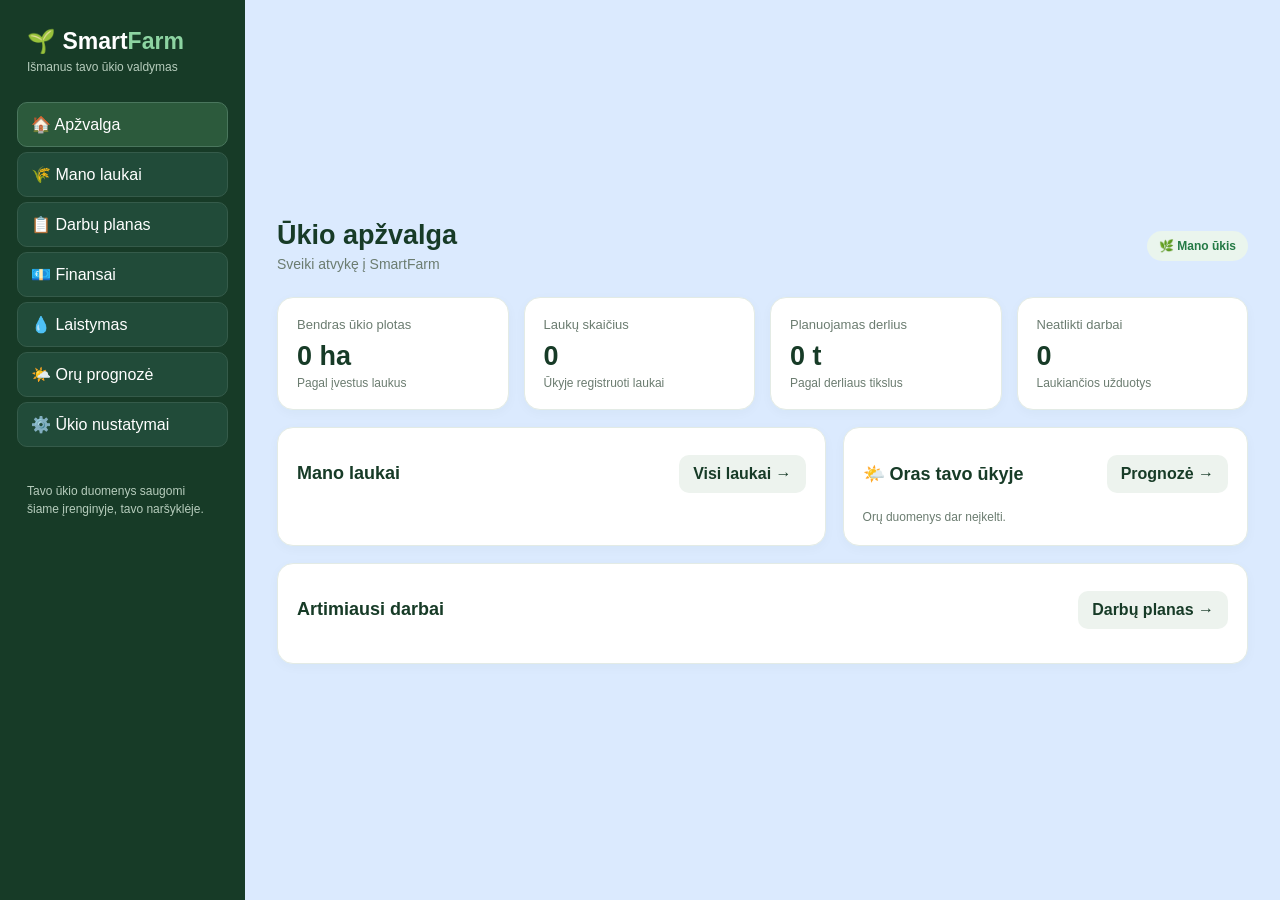
<file: index.html>
<!DOCTYPE html>
<html lang="lt">
<head>
<meta charset="UTF-8">
<meta name="viewport" content="width=device-width, initial-scale=1.0">
<title>Ūkio apžvalga – SmartFarm</title>
<link rel="stylesheet" href="style.css">
</head>
<body>
<div class="app">
<aside class="sidebar">
  <div class="brand">🌱 Smart<span>Farm</span></div>
  <div class="tagline">Išmanus tavo ūkio valdymas</div>
  <nav class="nav">
    <a href="index.html" class="active">🏠 Apžvalga</a>
    <a href="fields.html">🌾 Mano laukai</a>
    <a href="tasks.html">📋 Darbų planas</a>
    <a href="finance.html">💶 Finansai</a>
    <a href="irrigation.html">💧 Laistymas</a>
    <a href="weather.html">🌤️ Orų prognozė</a>
    <a href="settings.html">⚙️ Ūkio nustatymai</a>
  </nav>
  <div class="side-note">Tavo ūkio duomenys saugomi šiame įrenginyje, tavo naršyklėje.</div>
</aside>

<main class="main">
<header class="topbar">
  <div><h1 id="pageTitle">Ūkio apžvalga</h1><div class="sub" id="welcomeText">Sveiki atvykę į SmartFarm</div></div>
  <div class="pill" id="farmPill">🌿 Mano ūkis</div>
</header>

<section class="page active" id="overview">
  <div class="grid">
    <div class="card"><div class="stat-label">Bendras ūkio plotas</div><div class="stat-value" id="statArea">0 ha</div><div class="stat-foot">Pagal įvestus laukus</div></div>
    <div class="card"><div class="stat-label">Laukų skaičius</div><div class="stat-value" id="statFields">0</div><div class="stat-foot">Ūkyje registruoti laukai</div></div>
    <div class="card"><div class="stat-label">Planuojamas derlius</div><div class="stat-value" id="statHarvest">0 t</div><div class="stat-foot">Pagal derliaus tikslus</div></div>
    <div class="card"><div class="stat-label">Neatlikti darbai</div><div class="stat-value" id="statTasks">0</div><div class="stat-foot">Laukiančios užduotys</div></div>
  </div>
  <div class="two">
    <div class="card"><div class="section-head"><h2>Mano laukai</h2><a class="btn secondary" href="fields.html">Visi laukai →</a></div><div id="overviewFields"></div></div>
    <div class="card"><div class="section-head"><h2>🌤️ Oras tavo ūkyje</h2><a class="btn secondary" href="weather.html">Prognozė →</a></div><div id="overviewWeather" class="notice">Orų duomenys dar neįkelti.</div></div>
  </div>
  <div class="card"><div class="section-head"><h2>Artimiausi darbai</h2><a class="btn secondary" href="tasks.html">Darbų planas →</a></div><div id="overviewTasks"></div></div>
</section>
</main>
</div>

<script src="script.js"></script>
</body>
</html>
</file>
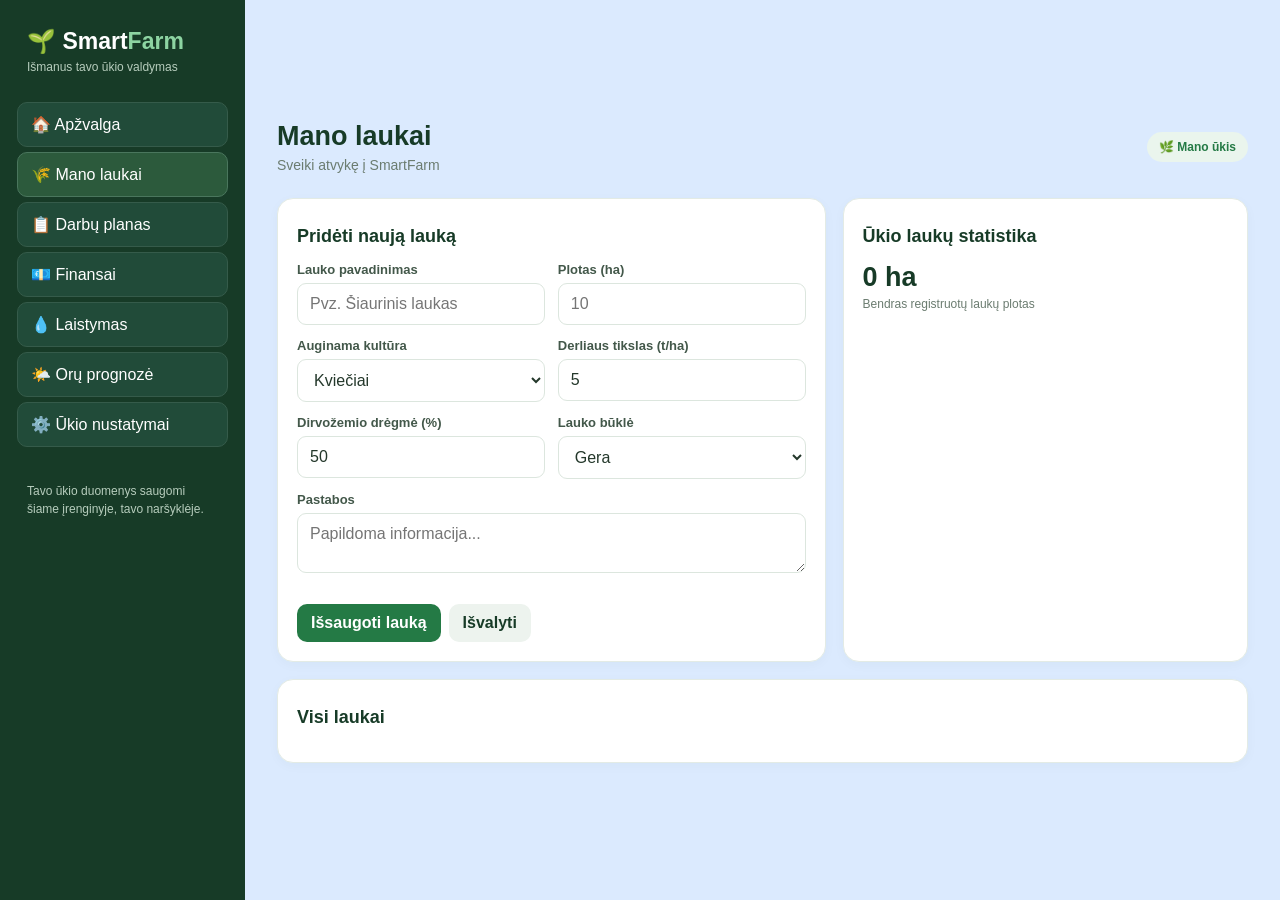
<file: fields.html>
<!DOCTYPE html>
<html lang="lt">
<head>
<meta charset="UTF-8">
<meta name="viewport" content="width=device-width, initial-scale=1.0">
<title>Mano laukai – SmartFarm</title>
<link rel="stylesheet" href="style.css">
</head>
<body>
<div class="app">
<aside class="sidebar">
  <div class="brand">🌱 Smart<span>Farm</span></div>
  <div class="tagline">Išmanus tavo ūkio valdymas</div>
  <nav class="nav">
    <a href="index.html">🏠 Apžvalga</a>
    <a href="fields.html" class="active">🌾 Mano laukai</a>
    <a href="tasks.html">📋 Darbų planas</a>
    <a href="finance.html">💶 Finansai</a>
    <a href="irrigation.html">💧 Laistymas</a>
    <a href="weather.html">🌤️ Orų prognozė</a>
    <a href="settings.html">⚙️ Ūkio nustatymai</a>
  </nav>
  <div class="side-note">Tavo ūkio duomenys saugomi šiame įrenginyje, tavo naršyklėje.</div>
</aside>

<main class="main">
<header class="topbar">
  <div><h1 id="pageTitle">Mano laukai</h1><div class="sub" id="welcomeText">Sveiki atvykę į SmartFarm</div></div>
  <div class="pill" id="farmPill">🌿 Mano ūkis</div>
</header>

<section class="page active" id="fields">
  <div class="two">
    <div class="card">
      <div class="section-head"><h2 id="fieldFormTitle">Pridėti naują lauką</h2></div>
      <form id="fieldForm" class="form-grid">
        <input type="hidden" id="fieldId">
        <div><label for="fieldName">Lauko pavadinimas</label><input id="fieldName" required placeholder="Pvz. Šiaurinis laukas"></div>
        <div><label for="fieldArea">Plotas (ha)</label><input id="fieldArea" type="number" min="0.1" step="0.1" required placeholder="10"></div>
        <div><label for="fieldCrop">Auginama kultūra</label><select id="fieldCrop"><option>Kviečiai</option><option>Kukurūzai</option><option>Bulvės</option><option>Rapsai</option><option>Miežiai</option><option>Avižos</option><option>Žirniai</option><option>Pupos</option><option>Daržovės</option><option>Kita</option></select></div>
        <div><label for="fieldYield">Derliaus tikslas (t/ha)</label><input id="fieldYield" type="number" min="0" step="0.1" value="5"></div>
        <div><label for="fieldMoisture">Dirvožemio drėgmė (%)</label><input id="fieldMoisture" type="number" min="0" max="100" value="50"></div>
        <div><label for="fieldStatus">Lauko būklė</label><select id="fieldStatus"><option>Gera</option><option>Reikia dėmesio</option><option>Bloga</option></select></div>
        <div class="full"><label for="fieldNotes">Pastabos</label><textarea id="fieldNotes" rows="2" placeholder="Papildoma informacija..."></textarea></div>
        <div class="full actions"><button type="submit">Išsaugoti lauką</button><button type="button" class="secondary" onclick="resetFieldForm()">Išvalyti</button></div>
      </form>
    </div>
    <div class="card"><div class="section-head"><h2>Ūkio laukų statistika</h2></div><div class="stat-value" id="fieldTotalArea">0 ha</div><div class="stat-foot">Bendras registruotų laukų plotas</div><div id="cropSummary" class="notice" style="margin-top:18px"></div></div>
  </div>
  <div class="card"><div class="section-head"><h2>Visi laukai</h2></div><div class="table-wrap" id="fieldsTable"></div></div>
</section>
</main>
</div>

<script src="script.js"></script>
</body>
</html>
</file>
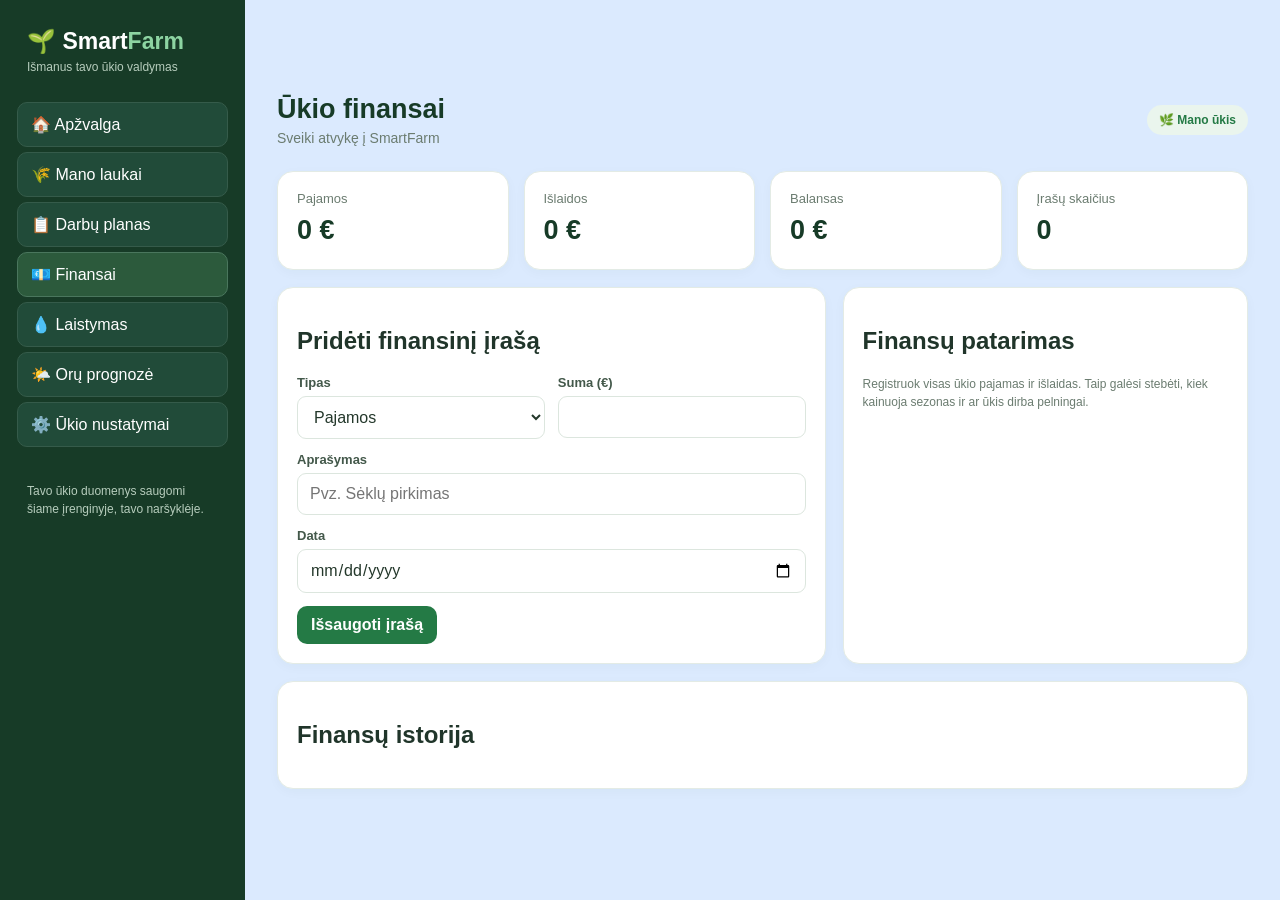
<file: finance.html>
<!DOCTYPE html>
<html lang="lt">
<head>
<meta charset="UTF-8">
<meta name="viewport" content="width=device-width, initial-scale=1.0">
<title>Ūkio finansai – SmartFarm</title>
<link rel="stylesheet" href="style.css">
</head>
<body>
<div class="app">
<aside class="sidebar">
  <div class="brand">🌱 Smart<span>Farm</span></div>
  <div class="tagline">Išmanus tavo ūkio valdymas</div>
  <nav class="nav">
    <a href="index.html">🏠 Apžvalga</a>
    <a href="fields.html">🌾 Mano laukai</a>
    <a href="tasks.html">📋 Darbų planas</a>
    <a href="finance.html" class="active">💶 Finansai</a>
    <a href="irrigation.html">💧 Laistymas</a>
    <a href="weather.html">🌤️ Orų prognozė</a>
    <a href="settings.html">⚙️ Ūkio nustatymai</a>
  </nav>
  <div class="side-note">Tavo ūkio duomenys saugomi šiame įrenginyje, tavo naršyklėje.</div>
</aside>

<main class="main">
<header class="topbar">
  <div><h1 id="pageTitle">Ūkio finansai</h1><div class="sub" id="welcomeText">Sveiki atvykę į SmartFarm</div></div>
  <div class="pill" id="farmPill">🌿 Mano ūkis</div>
</header>

<section class="page active" id="finance">
  <div class="grid">
    <div class="card"><div class="stat-label">Pajamos</div><div class="stat-value" id="totalIncome">0 €</div></div>
    <div class="card"><div class="stat-label">Išlaidos</div><div class="stat-value" id="totalExpense">0 €</div></div>
    <div class="card"><div class="stat-label">Balansas</div><div class="stat-value" id="totalBalance">0 €</div></div>
    <div class="card"><div class="stat-label">Įrašų skaičius</div><div class="stat-value" id="financeCount">0</div></div>
  </div>
  <div class="two">
    <div class="card"><h2>Pridėti finansinį įrašą</h2>
      <form id="financeForm" class="form-grid">
        <div><label for="financeType">Tipas</label><select id="financeType"><option value="income">Pajamos</option><option value="expense">Išlaidos</option></select></div>
        <div><label for="financeAmount">Suma (€)</label><input id="financeAmount" type="number" min="0.01" step="0.01" required></div>
        <div class="full"><label for="financeDescription">Aprašymas</label><input id="financeDescription" required placeholder="Pvz. Sėklų pirkimas"></div>
        <div class="full"><label for="financeDate">Data</label><input id="financeDate" type="date" required></div>
        <div class="full"><button type="submit">Išsaugoti įrašą</button></div>
      </form>
    </div>
    <div class="card"><h2>Finansų patarimas</h2><p class="notice">Registruok visas ūkio pajamas ir išlaidas. Taip galėsi stebėti, kiek kainuoja sezonas ir ar ūkis dirba pelningai.</p></div>
  </div>
  <div class="card"><h2>Finansų istorija</h2><div class="table-wrap" id="financeTable"></div></div>
</section>
</main>
</div>

<script src="script.js"></script>
</body>
</html>
</file>
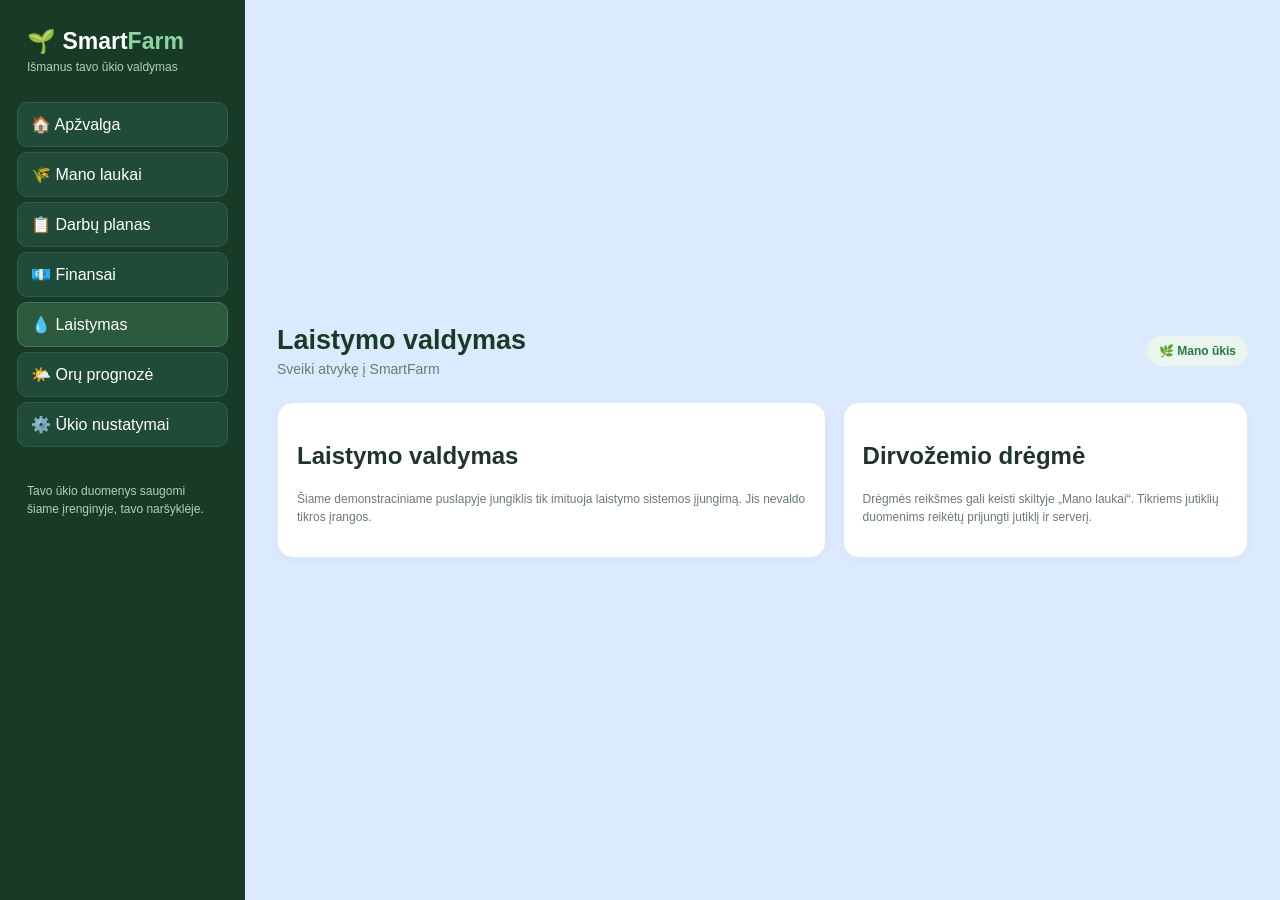
<file: irrigation.html>
<!DOCTYPE html>
<html lang="lt">
<head>
<meta charset="UTF-8">
<meta name="viewport" content="width=device-width, initial-scale=1.0">
<title>Laistymo valdymas – SmartFarm</title>
<link rel="stylesheet" href="style.css">
</head>
<body>
<div class="app">
<aside class="sidebar">
  <div class="brand">🌱 Smart<span>Farm</span></div>
  <div class="tagline">Išmanus tavo ūkio valdymas</div>
  <nav class="nav">
    <a href="index.html">🏠 Apžvalga</a>
    <a href="fields.html">🌾 Mano laukai</a>
    <a href="tasks.html">📋 Darbų planas</a>
    <a href="finance.html">💶 Finansai</a>
    <a href="irrigation.html" class="active">💧 Laistymas</a>
    <a href="weather.html">🌤️ Orų prognozė</a>
    <a href="settings.html">⚙️ Ūkio nustatymai</a>
  </nav>
  <div class="side-note">Tavo ūkio duomenys saugomi šiame įrenginyje, tavo naršyklėje.</div>
</aside>

<main class="main">
<header class="topbar">
  <div><h1 id="pageTitle">Laistymo valdymas</h1><div class="sub" id="welcomeText">Sveiki atvykę į SmartFarm</div></div>
  <div class="pill" id="farmPill">🌿 Mano ūkis</div>
</header>

<section class="page active" id="irrigation">
  <div class="two">
    <div class="card"><h2>Laistymo valdymas</h2><p class="notice">Šiame demonstraciniame puslapyje jungiklis tik imituoja laistymo sistemos įjungimą. Jis nevaldo tikros įrangos.</p><div id="irrigationList"></div></div>
    <div class="card"><h2>Dirvožemio drėgmė</h2><div id="moistureList"></div><p class="notice">Drėgmės reikšmes gali keisti skiltyje „Mano laukai“. Tikriems jutiklių duomenims reikėtų prijungti jutiklį ir serverį.</p></div>
  </div>
</section>
</main>
</div>

<script src="script.js"></script>
</body>
</html>
</file>
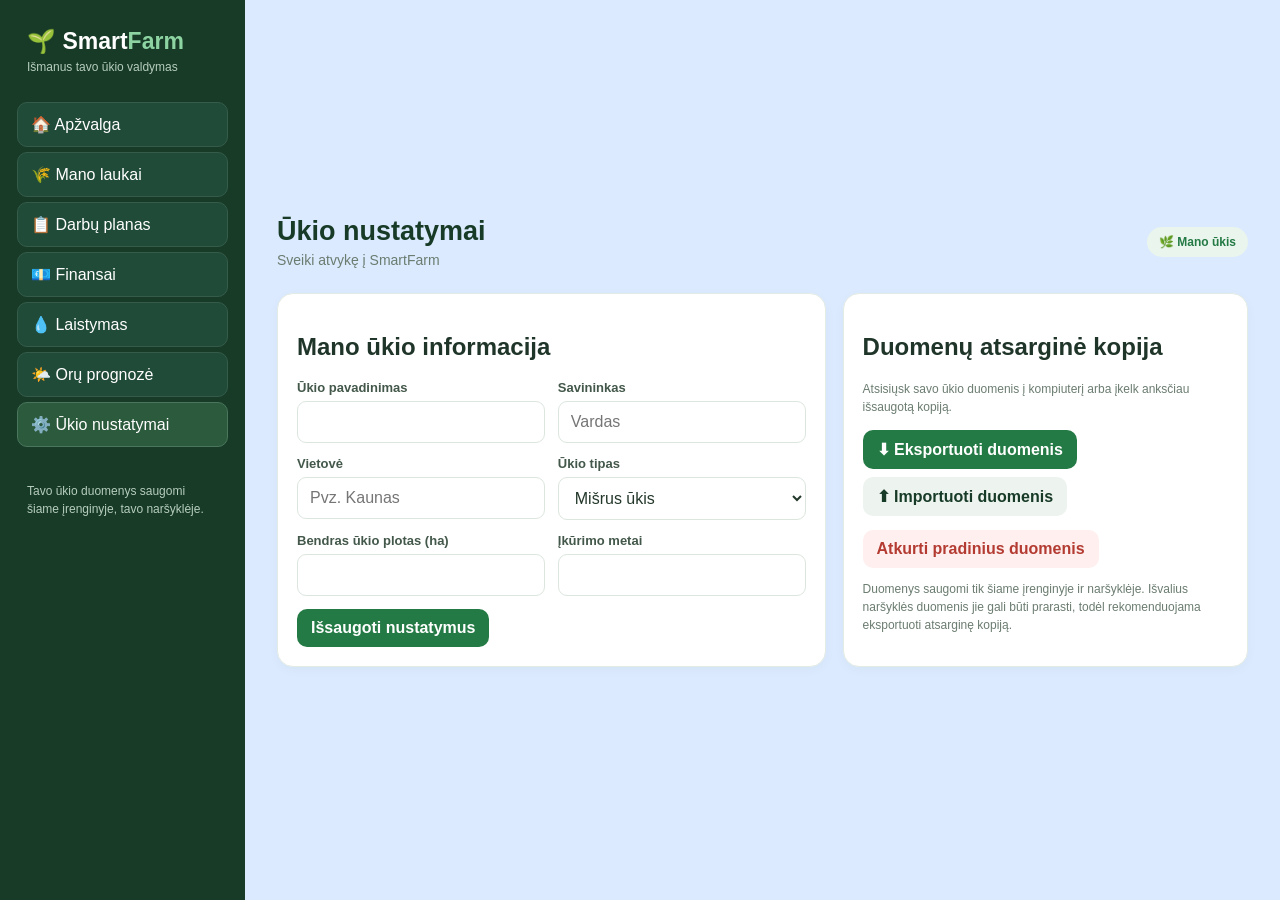
<file: settings.html>
<!DOCTYPE html>
<html lang="lt">
<head>
<meta charset="UTF-8">
<meta name="viewport" content="width=device-width, initial-scale=1.0">
<title>Ūkio nustatymai – SmartFarm</title>
<link rel="stylesheet" href="style.css">
</head>
<body>
<div class="app">
<aside class="sidebar">
  <div class="brand">🌱 Smart<span>Farm</span></div>
  <div class="tagline">Išmanus tavo ūkio valdymas</div>
  <nav class="nav">
    <a href="index.html">🏠 Apžvalga</a>
    <a href="fields.html">🌾 Mano laukai</a>
    <a href="tasks.html">📋 Darbų planas</a>
    <a href="finance.html">💶 Finansai</a>
    <a href="irrigation.html">💧 Laistymas</a>
    <a href="weather.html">🌤️ Orų prognozė</a>
    <a href="settings.html" class="active">⚙️ Ūkio nustatymai</a>
  </nav>
  <div class="side-note">Tavo ūkio duomenys saugomi šiame įrenginyje, tavo naršyklėje.</div>
</aside>

<main class="main">
<header class="topbar">
  <div><h1 id="pageTitle">Ūkio nustatymai</h1><div class="sub" id="welcomeText">Sveiki atvykę į SmartFarm</div></div>
  <div class="pill" id="farmPill">🌿 Mano ūkis</div>
</header>

<section class="page active" id="settings">
  <div class="two">
    <div class="card"><h2>Mano ūkio informacija</h2>
      <form id="settingsForm" class="form-grid">
        <div><label for="farmName">Ūkio pavadinimas</label><input id="farmName" required></div>
        <div><label for="ownerName">Savininkas</label><input id="ownerName" placeholder="Vardas"></div>
        <div><label for="farmLocation">Vietovė</label><input id="farmLocation" placeholder="Pvz. Kaunas"></div>
        <div><label for="farmType">Ūkio tipas</label><select id="farmType"><option>Mišrus ūkis</option><option>Augalininkystės ūkis</option><option>Gyvulininkystės ūkis</option><option>Daržininkystės ūkis</option><option>Ekologinis ūkis</option></select></div>
        <div><label for="farmArea">Bendras ūkio plotas (ha)</label><input id="farmArea" type="number" min="0" step="0.1"></div>
        <div><label for="farmYear">Įkūrimo metai</label><input id="farmYear" type="number" min="1900" max="2100"></div>
        <div class="full"><button type="submit">Išsaugoti nustatymus</button></div>
      </form>
    </div>
    <div class="card"><h2>Duomenų atsarginė kopija</h2><p class="notice">Atsisiųsk savo ūkio duomenis į kompiuterį arba įkelk anksčiau išsaugotą kopiją.</p><div class="actions"><button onclick="exportData()">⬇ Eksportuoti duomenis</button><button class="secondary" onclick="document.getElementById('importFile').click()">⬆ Importuoti duomenis</button><input type="file" id="importFile" accept="application/json" hidden></div><div class="actions"><button class="danger" onclick="resetData()">Atkurti pradinius duomenis</button></div><p class="notice">Duomenys saugomi tik šiame įrenginyje ir naršyklėje. Išvalius naršyklės duomenis jie gali būti prarasti, todėl rekomenduojama eksportuoti atsarginę kopiją.</p></div>
  </div>
</section>
</main>
</div>

<script src="script.js"></script>
</body>
</html>
</file>
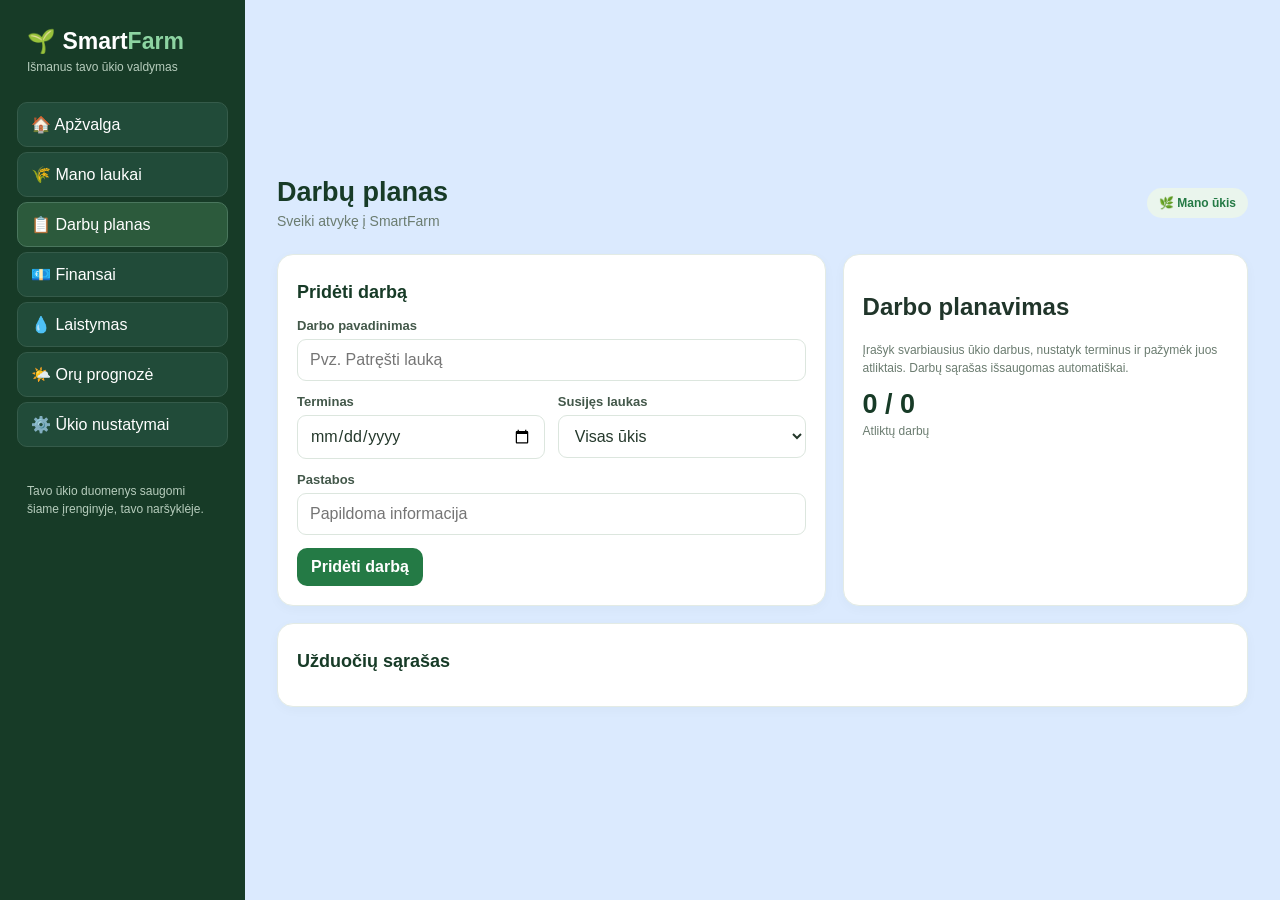
<file: tasks.html>
<!DOCTYPE html>
<html lang="lt">
<head>
<meta charset="UTF-8">
<meta name="viewport" content="width=device-width, initial-scale=1.0">
<title>Darbų planas – SmartFarm</title>
<link rel="stylesheet" href="style.css">
</head>
<body>
<div class="app">
<aside class="sidebar">
  <div class="brand">🌱 Smart<span>Farm</span></div>
  <div class="tagline">Išmanus tavo ūkio valdymas</div>
  <nav class="nav">
    <a href="index.html">🏠 Apžvalga</a>
    <a href="fields.html">🌾 Mano laukai</a>
    <a href="tasks.html" class="active">📋 Darbų planas</a>
    <a href="finance.html">💶 Finansai</a>
    <a href="irrigation.html">💧 Laistymas</a>
    <a href="weather.html">🌤️ Orų prognozė</a>
    <a href="settings.html">⚙️ Ūkio nustatymai</a>
  </nav>
  <div class="side-note">Tavo ūkio duomenys saugomi šiame įrenginyje, tavo naršyklėje.</div>
</aside>

<main class="main">
<header class="topbar">
  <div><h1 id="pageTitle">Darbų planas</h1><div class="sub" id="welcomeText">Sveiki atvykę į SmartFarm</div></div>
  <div class="pill" id="farmPill">🌿 Mano ūkis</div>
</header>

<section class="page active" id="tasks">
  <div class="two">
    <div class="card">
      <div class="section-head"><h2>Pridėti darbą</h2></div>
      <form id="taskForm" class="form-grid">
        <div class="full"><label for="taskName">Darbo pavadinimas</label><input id="taskName" required placeholder="Pvz. Patręšti lauką"></div>
        <div><label for="taskDate">Terminas</label><input id="taskDate" type="date" required></div>
        <div><label for="taskField">Susijęs laukas</label><select id="taskField"><option value="">Visas ūkis</option></select></div>
        <div class="full"><label for="taskNotes">Pastabos</label><input id="taskNotes" placeholder="Papildoma informacija"></div>
        <div class="full"><button type="submit">Pridėti darbą</button></div>
      </form>
    </div>
    <div class="card"><h2>Darbo planavimas</h2><p class="notice">Įrašyk svarbiausius ūkio darbus, nustatyk terminus ir pažymėk juos atliktais. Darbų sąrašas išsaugomas automatiškai.</p><div class="stat-value" id="taskProgress">0 / 0</div><div class="stat-foot">Atliktų darbų</div></div>
  </div>
  <div class="card"><div class="section-head"><h2>Užduočių sąrašas</h2></div><div id="tasksList"></div></div>
</section>
</main>
</div>

<script src="script.js"></script>
</body>
</html>
</file>
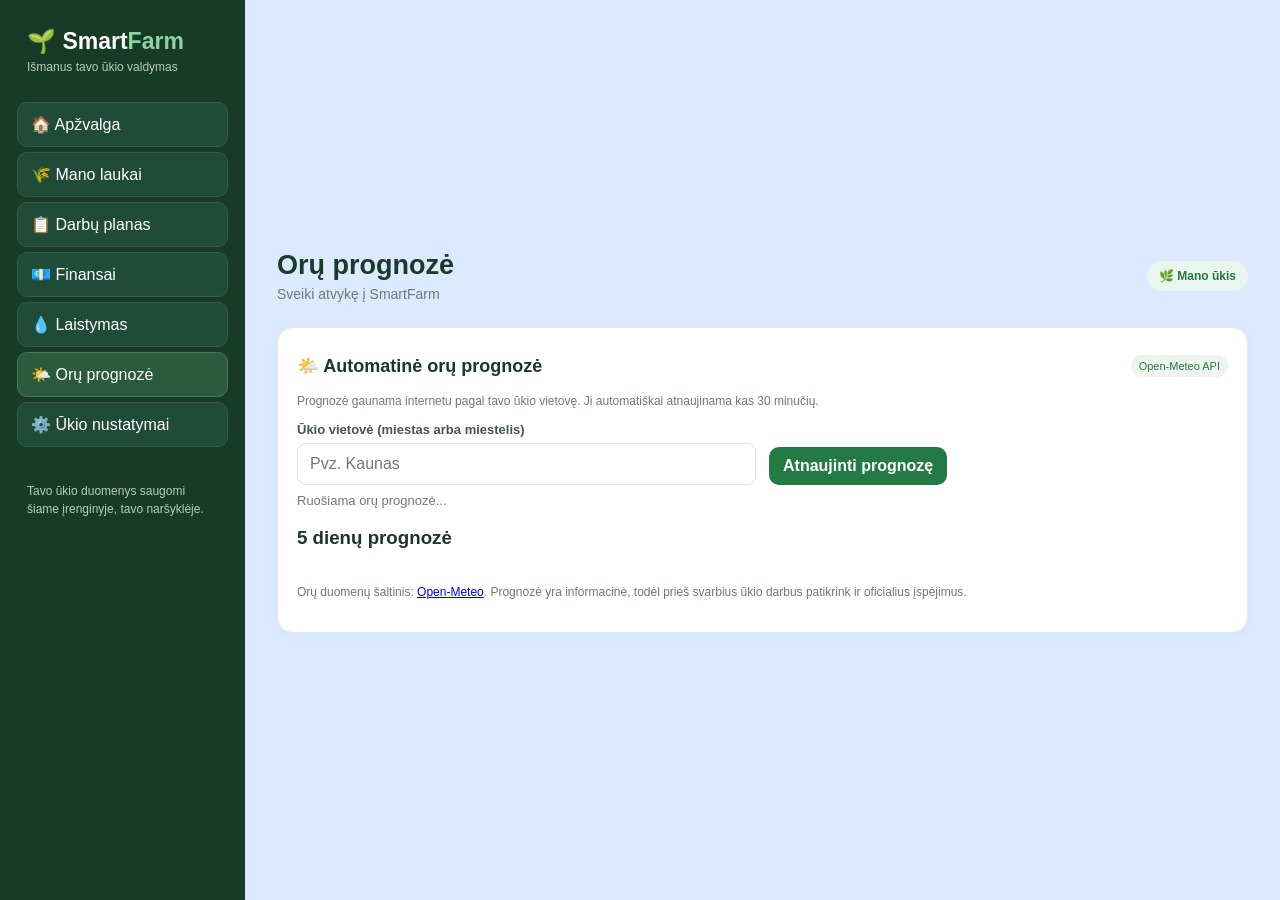
<file: weather.html>
<!DOCTYPE html>
<html lang="lt">
<head>
<meta charset="UTF-8">
<meta name="viewport" content="width=device-width, initial-scale=1.0">
<title>Orų prognozė – SmartFarm</title>
<link rel="stylesheet" href="style.css">
</head>
<body>
<div class="app">
<aside class="sidebar">
  <div class="brand">🌱 Smart<span>Farm</span></div>
  <div class="tagline">Išmanus tavo ūkio valdymas</div>
  <nav class="nav">
    <a href="index.html">🏠 Apžvalga</a>
    <a href="fields.html">🌾 Mano laukai</a>
    <a href="tasks.html">📋 Darbų planas</a>
    <a href="finance.html">💶 Finansai</a>
    <a href="irrigation.html">💧 Laistymas</a>
    <a href="weather.html" class="active">🌤️ Orų prognozė</a>
    <a href="settings.html">⚙️ Ūkio nustatymai</a>
  </nav>
  <div class="side-note">Tavo ūkio duomenys saugomi šiame įrenginyje, tavo naršyklėje.</div>
</aside>

<main class="main">
<header class="topbar">
  <div><h1 id="pageTitle">Orų prognozė</h1><div class="sub" id="welcomeText">Sveiki atvykę į SmartFarm</div></div>
  <div class="pill" id="farmPill">🌿 Mano ūkis</div>
</header>

<section class="page active" id="weather">
  <div class="card">
    <div class="section-head"><h2>🌤️ Automatinė orų prognozė</h2><span class="badge">Open-Meteo API</span></div>
    <p class="notice">Prognozė gaunama internetu pagal tavo ūkio vietovę. Ji automatiškai atnaujinama kas 30 minučių.</p>
    <div class="form-grid">
      <div><label for="weatherLocation">Ūkio vietovė (miestas arba miestelis)</label><input id="weatherLocation" placeholder="Pvz. Kaunas"></div>
      <div style="align-self:end"><button type="button" onclick="loadWeather()">Atnaujinti prognozę</button></div>
    </div>
    <div id="weatherStatus" class="weather-status">Ruošiama orų prognozė...</div>
    <div id="weatherCurrent"></div>
    <h3>5 dienų prognozė</h3>
    <div id="weatherForecast" class="forecast"></div>
    <p class="notice" style="margin-top:15px">Orų duomenų šaltinis: <a href="https://open-meteo.com/" target="_blank" rel="noopener">Open-Meteo</a>. Prognozė yra informacinė, todėl prieš svarbius ūkio darbus patikrink ir oficialius įspėjimus.</p>
  </div>
</section>
</main>
</div>

<script src="script.js"></script>
</body>
</html>
</file>
<file: style.css>
:root{--green:#247a45;--green2:#eaf5ed;--dark:#173b27;--muted:#6b7c70;--line:#e3ebe5;--bg:#dbeafe}
*{box-sizing:border-box}body{margin:0;font-family:Inter,Arial,sans-serif;background:var(--bg);color:#20352a}
button,input,select,textarea{font:inherit}button{cursor:pointer;border:0;border-radius:10px;padding:10px 14px;background:var(--green);color:white;font-weight:600}
button.secondary{background:#edf3ee;color:var(--dark)}button.danger{background:#fff0ef;color:#b33b32}
.app{display:flex;min-height:100vh}.sidebar{width:245px;background:#173b27;color:white;padding:25px 17px;flex-shrink:0}
.brand{font-size:23px;font-weight:800;margin:3px 10px 5px}.brand span{color:#8dd4a2}.tagline{font-size:12px;color:#b7cdbd;margin:0 10px 28px}
.nav a,.nav button{display:block;width:100%;text-align:left;text-decoration:none;background:#214b39;border:1px solid #355b4a;color:white;border-radius:10px;margin:5px 0;padding:12px 13px;font-weight:500}
.nav a.active,.nav a:hover,.nav button.active,.nav button:hover{background:#2c5a3c;border-color:#4a765d;color:white}
.btn{display:inline-flex;align-items:center;justify-content:center;text-decoration:none;border:0;border-radius:10px;padding:10px 14px;font-weight:600;white-space:nowrap}
.btn.secondary{background:#edf3ee;color:#173b27}
.side-note{font-size:12px;color:#b7cdbd;line-height:1.5;margin:35px 10px}
.main{flex:1;min-width:0;padding:28px 32px;max-width:1500px;margin:auto;width:100%}
.topbar{display:flex;justify-content:space-between;align-items:center;gap:15px;margin-bottom:25px}.topbar h1{margin:0;font-size:27px;color:var(--dark)}.sub{color:var(--muted);font-size:14px;margin-top:5px}
.pill{background:var(--green2);color:var(--green);padding:8px 12px;border-radius:30px;font-size:12px;font-weight:700}
.page{display:none}.page.active{display:block}.grid{display:grid;grid-template-columns:repeat(4,minmax(0,1fr));gap:15px}
.card{background:white;border:1px solid var(--line);border-radius:16px;padding:19px;margin-bottom:17px;box-shadow:0 3px 12px #1b4c2a08}
.stat-label{font-size:13px;color:var(--muted)}.stat-value{font-size:27px;font-weight:800;color:var(--dark);margin:9px 0 4px}.stat-foot{font-size:12px;color:var(--muted)}
.section-head{display:flex;justify-content:space-between;align-items:center;gap:12px;margin:8px 0 15px}.section-head h2{font-size:18px;margin:0;color:var(--dark)}
.two{display:grid;grid-template-columns:1.15fr .85fr;gap:17px}.three{display:grid;grid-template-columns:repeat(3,1fr);gap:13px}
label{display:block;font-size:13px;font-weight:650;color:#43584a;margin:0 0 6px}
input,select,textarea{width:100%;padding:11px 12px;border:1px solid #dce6de;border-radius:9px;background:#fff;color:#24382b;outline:none}
input:focus,select:focus,textarea:focus{border-color:#63a878;box-shadow:0 0 0 3px #63a87820}
.form-grid{display:grid;grid-template-columns:repeat(2,minmax(0,1fr));gap:13px}.form-grid .full{grid-column:1/-1}
.actions{display:flex;gap:8px;flex-wrap:wrap;margin-top:14px}
table{width:100%;border-collapse:collapse;font-size:13px}th,td{text-align:left;padding:12px 9px;border-bottom:1px solid var(--line)}th{color:var(--muted);font-weight:650}
.table-wrap{overflow-x:auto}.empty{padding:25px;text-align:center;color:var(--muted);font-size:14px}
.weather-current{background:linear-gradient(135deg,#e8f5eb,#f3f8f3);border-radius:14px;padding:18px;display:flex;justify-content:space-between;align-items:center;gap:15px;margin:13px 0}
.temp{font-size:42px;font-weight:800;color:var(--dark)}.weather-details{display:flex;gap:18px;flex-wrap:wrap;color:#4d6655;font-size:13px}
.forecast{display:grid;grid-template-columns:repeat(5,minmax(0,1fr));gap:9px}.forecast-day{background:#f5f8f5;border-radius:12px;padding:12px 8px;text-align:center;font-size:12px}.forecast-day strong{display:block;margin-bottom:8px}.forecast-icon{font-size:23px}.forecast-temp{font-size:17px;font-weight:800;margin:6px 0;color:var(--dark)}
.progress{height:9px;background:#eaf0eb;border-radius:20px;overflow:hidden;margin-top:8px}.progress span{display:block;height:100%;background:#55a96c;border-radius:20px}
.badge{font-size:11px;padding:5px 8px;border-radius:20px;background:#edf5ee;color:#287544;display:inline-block}.badge.warn{background:#fff4df;color:#966314}
.irrigation{display:flex;justify-content:space-between;align-items:center;padding:14px;background:#f6f9f6;border-radius:12px;margin:10px 0}
.switch{width:48px;height:27px;background:#cbd5cd;border-radius:20px;position:relative;cursor:pointer}.switch:after{content:"";position:absolute;width:21px;height:21px;background:white;border-radius:50%;top:3px;left:3px;transition:.2s}.switch.on{background:#319452}.switch.on:after{left:24px}
.notice{font-size:12px;color:var(--muted);line-height:1.5}.weather-status{font-size:13px;color:var(--muted);margin:8px 0}
@media(max-width:950px){.grid{grid-template-columns:repeat(2,1fr)}.two{grid-template-columns:1fr}.sidebar{width:205px}.main{padding:22px}}
@media(max-width:650px){.app{display:block}.sidebar{width:100%;padding:15px}.tagline,.side-note{display:none}.nav{display:flex;overflow:auto;gap:5px}.nav a,.nav button{white-space:nowrap;width:auto;margin:0;padding:9px}.main{padding:18px 13px}.topbar{align-items:flex-start}.grid{grid-template-columns:repeat(2,1fr);gap:9px}.card{padding:14px}.three{grid-template-columns:1fr}.forecast{grid-template-columns:repeat(2,1fr)}.form-grid{grid-template-columns:1fr}.weather-current{align-items:flex-start;flex-direction:column}}
</file>
